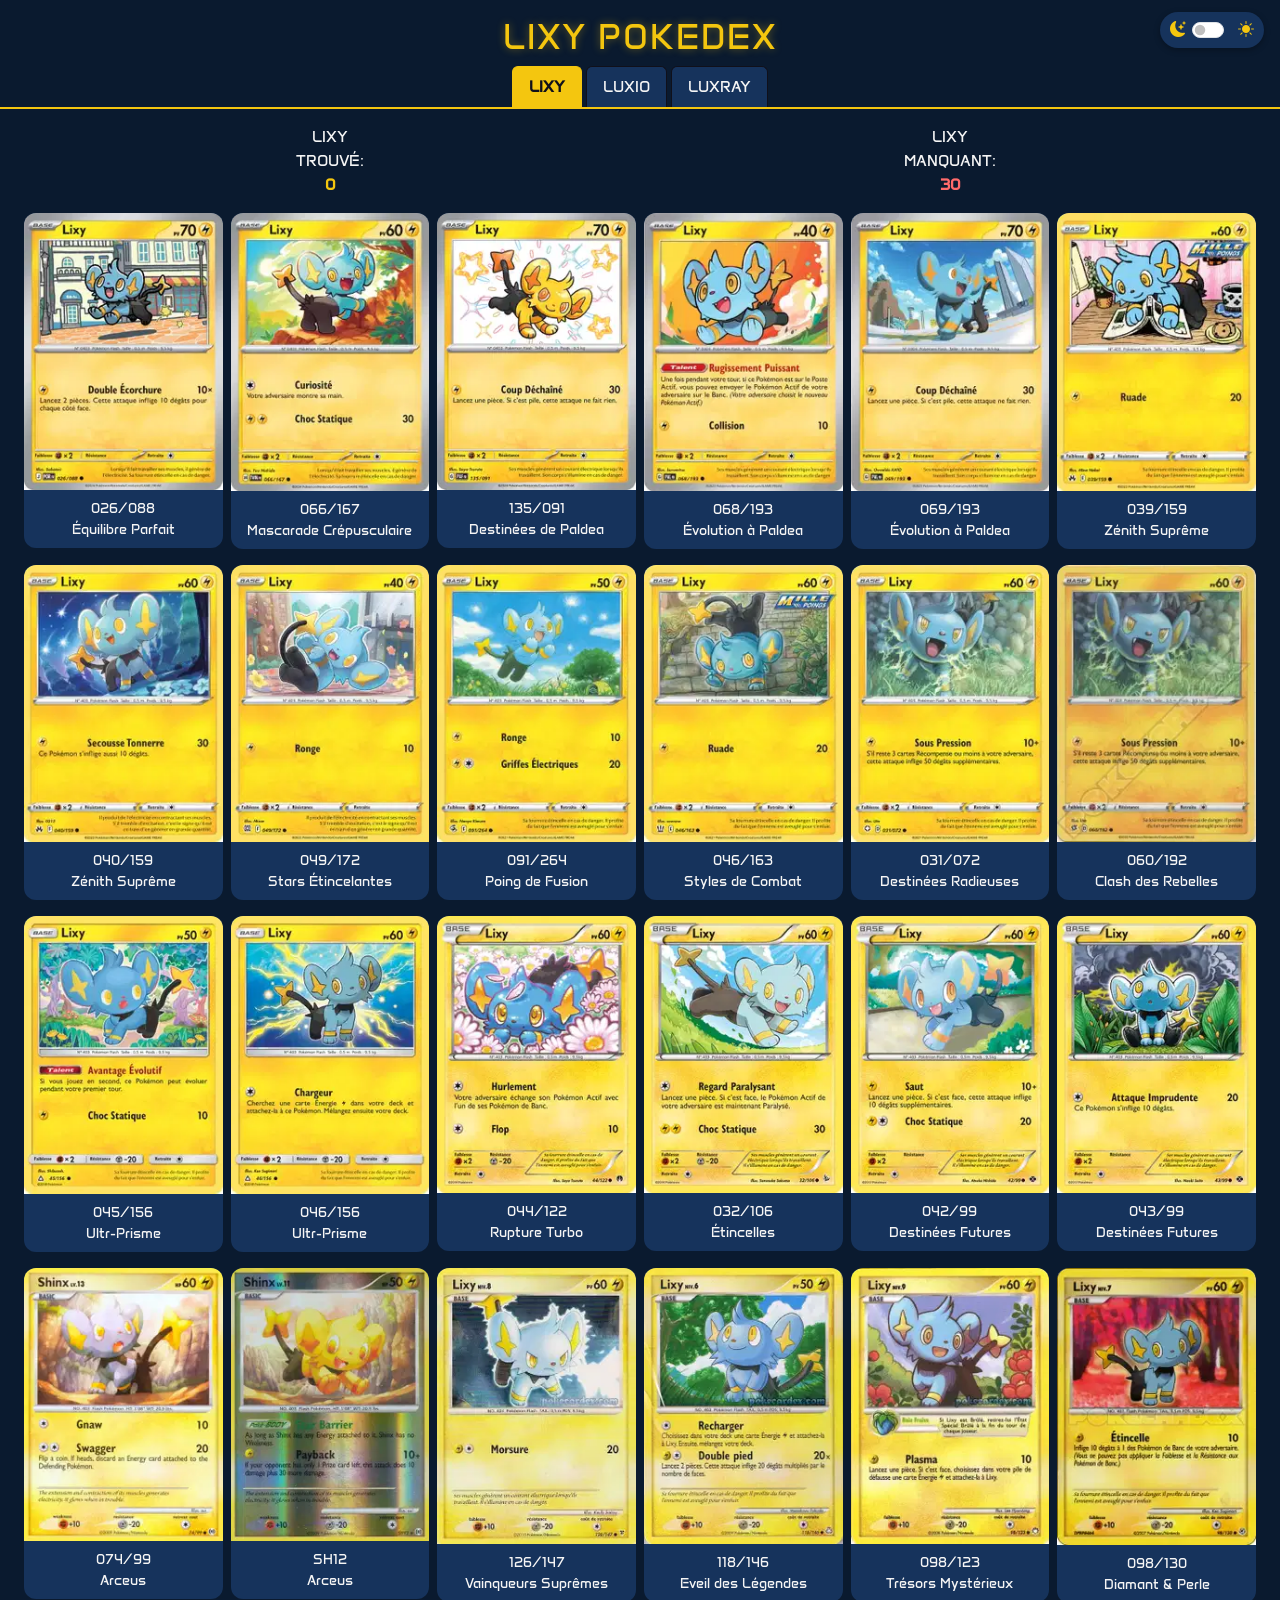
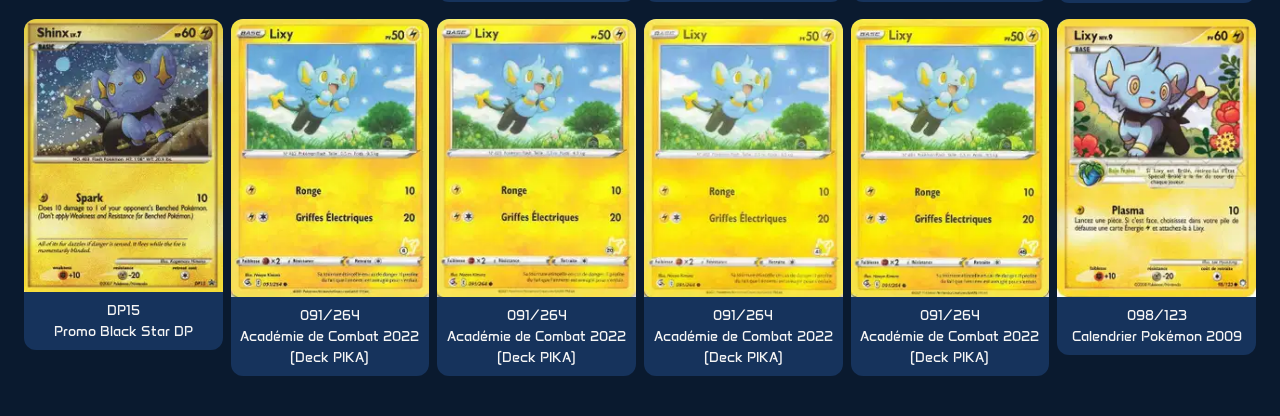
<file: index.html>
<!DOCTYPE html>
<html lang="fr">
<head>
    <meta charset="UTF-8">
    <meta name="viewport" content="width=device-width, initial-scale=1.0">
    <meta name="author" content="Binand-Leprand Justin" />
    <link
      href="https://cdn.jsdelivr.net/npm/bootstrap@5.3.3/dist/css/bootstrap.min.css"
      rel="stylesheet"
      crossorigin="anonymous"
    />
    <link
      rel="stylesheet"
      href="https://cdn.jsdelivr.net/npm/bootstrap-icons@1.11.3/font/bootstrap-icons.min.css"
    />
     <link rel="preconnect" href="https://fonts.googleapis.com">
    <link rel="preconnect" href="https://fonts.gstatic.com" crossorigin>
    <link href="https://fonts.googleapis.com/css2?family=Anta&display=swap" rel="stylesheet">
    <link rel="stylesheet" href="css/style.css" />
    <link rel="icon" type="image/x-icon" href="img/rapide ball.ico" />
    <link rel="apple-touch-icon" href="img/rapide ball.ico" />
    <link rel="manifest" href="manifest.json" />
    <title>Luxray/Luxio/Lixy</title>
    <script src="script/main.js" defer></script>
</head>
<body>
    <div class="theme-toggle">
      <i class="bi bi-moon-stars-fill"></i>
      <div class="form-check form-switch mb-0">
        <input class="form-check-input" type="checkbox" role="switch" id="theme-switch">
      </div>
      <i class="bi bi-sun-fill"></i>
    </div>
    <header class="container text-center">
      <div class="row g-0">
        <div class="col-12">
          <h1><span class="title-part">LIXY</span> POKEDEX</h1>
        </div>
      </div>
    </header>
    <nav>
      <ul class="nav nav-tabs">
        <li class="nav-item">
          <a class="nav-link active" aria-current="page" href="index.html">LIXY</a>
        </li>
        <li class="nav-item">
          <a class="nav-link" href="Luxio.html">LUXIO</a>
        </li>
        <li class="nav-item">
          <a class="nav-link" href="luxray.html">LUXRAY</a>
        </li>
      </ul>
    </nav>
    <main class="container-fluid text-center m-0">
      <div class="row g-2 m-2">
        <div class="col-6">
          LIXY<br>TROUVÉ:<br><span id="card-counter-found">0</span>
        </div>
        <div class="col-6">
          LIXY<br>MANQUANT:<br><span id="card-counter-missing">0</span>
        </div>
      </div>
      <div class="row g-2 m-2">
        <div class="col-6 col-lg-2">
          <div class="card-select" data-id="card-1">
            <input type="checkbox" class="card-checkbox">
            <div class="card h-100 border-0">
              <img src="img/lixy2688.webp" class="card-img-top" alt="26/88">
              <div class="card-body p-2">
                <p class="card-text small mb-0"> 026/088 <br> Équilibre Parfait</p>
              </div>
            </div>
            <div class="card-overlay">
              <i class="bi bi-check-circle-fill"></i>
            </div>
          </div>
        </div>
        <div class="col-6 col-lg-2">
          <div class="card-select" data-id="card-2">
            <input type="checkbox" class="card-checkbox">
            <div class="card h-100 border-0">
              <img src="img/66.webp" class="card-img-top" alt="26/88">
              <div class="card-body p-2">
                <p class="card-text small mb-0"> 066/167 <br> Mascarade Crépusculaire</p>
              </div>
            </div>
            <div class="card-overlay">
              <i class="bi bi-check-circle-fill"></i>
            </div>
          </div>
        </div>
        <div class="col-6 col-lg-2">
          <div class="card-select" data-id="card-3">
            <input type="checkbox" class="card-checkbox">
            <div class="card h-100 border-0">
              <img src="img/135.webp" class="card-img-top" alt="26/88">
              <div class="card-body p-2">
                <p class="card-text small mb-0"> 135/091 <br> Destinées de Paldea</p>
              </div>
            </div>
            <div class="card-overlay">
              <i class="bi bi-check-circle-fill"></i>
            </div>
          </div>
        </div>
        <div class="col-6 col-lg-2">
          <div class="card-select" data-id="card-4">
            <input type="checkbox" class="card-checkbox">
            <div class="card h-100 border-0">
              <img src="img/68.webp" class="card-img-top" alt="26/88">
              <div class="card-body p-2">
                <p class="card-text small mb-0"> 068/193 <br> Évolution à Paldea</p>
              </div>
            </div>
            <div class="card-overlay">
              <i class="bi bi-check-circle-fill"></i>
            </div>
          </div>
        </div>
        <div class="col-6 col-lg-2">
          <div class="card-select" data-id="card-5">
            <input type="checkbox" class="card-checkbox">
            <div class="card h-100 border-0">
              <img src="img/69.webp" class="card-img-top" alt="26/88">
              <div class="card-body p-2">
                <p class="card-text small mb-0"> 069/193 <br> Évolution à Paldea</p>
              </div>
            </div>
            <div class="card-overlay">
              <i class="bi bi-check-circle-fill"></i>
            </div>
          </div>
        </div>
        <div class="col-6 col-lg-2">
          <div class="card-select" data-id="card-6">
            <input type="checkbox" class="card-checkbox">
            <div class="card h-100 border-0">
              <img src="img/39.webp" class="card-img-top" alt="26/88">
              <div class="card-body p-2">
                <p class="card-text small mb-0"> 039/159 <br> Zénith Suprême</p>
              </div>
            </div>
            <div class="card-overlay">
              <i class="bi bi-check-circle-fill"></i>
            </div>
          </div>
        </div>
      </div>
      <div class="row g-2 m-2">
        <div class="col-6 col-lg-2">
          <div class="card-select" data-id="card-7">
            <input type="checkbox" class="card-checkbox">
            <div class="card h-100 border-0">
              <img src="img/40.webp" class="card-img-top" alt="26/88">
              <div class="card-body p-2">
                <p class="card-text small mb-0"> 040/159 <br> Zénith Suprême</p>
              </div>
            </div>
            <div class="card-overlay">
              <i class="bi bi-check-circle-fill"></i>
            </div>
          </div>
        </div>
        <div class="col-6 col-lg-2">
          <div class="card-select" data-id="card-8">
            <input type="checkbox" class="card-checkbox">
            <div class="card h-100 border-0">
              <img src="img/49.webp" class="card-img-top" alt="26/88">
              <div class="card-body p-2">
                <p class="card-text small mb-0"> 049/172 <br> Stars Étincelantes</p>
              </div>
            </div>
            <div class="card-overlay">
              <i class="bi bi-check-circle-fill"></i>
            </div>
          </div>
        </div>
        <div class="col-6 col-lg-2">
          <div class="card-select" data-id="card-9">
            <input type="checkbox" class="card-checkbox">
            <div class="card h-100 border-0">
              <img src="img/91.webp" class="card-img-top" alt="26/88">
              <div class="card-body p-2">
                <p class="card-text small mb-0"> 091/264 <br> Poing de Fusion</p>
              </div>
            </div>
            <div class="card-overlay">
              <i class="bi bi-check-circle-fill"></i>
            </div>
          </div>
        </div>
        <div class="col-6 col-lg-2">
          <div class="card-select" data-id="card-10">
            <input type="checkbox" class="card-checkbox">
            <div class="card h-100 border-0">
              <img src="img/46.webp" class="card-img-top" alt="26/88">
              <div class="card-body p-2">
                <p class="card-text small mb-0"> 046/163 <br> Styles de Combat</p>
              </div>
            </div>
            <div class="card-overlay">
              <i class="bi bi-check-circle-fill"></i>
            </div>
          </div>
        </div>
        <div class="col-6 col-lg-2">
          <div class="card-select" data-id="card-11">
            <input type="checkbox" class="card-checkbox">
            <div class="card h-100 border-0">
              <img src="img/31.webp" class="card-img-top" alt="26/88">
              <div class="card-body p-2">
                <p class="card-text small mb-0"> 031/072 <br> Destinées Radieuses</p>
              </div>
            </div>
            <div class="card-overlay">
              <i class="bi bi-check-circle-fill"></i>
            </div>
          </div>
        </div>
        <div class="col-6 col-lg-2">
          <div class="card-select" data-id="card-12">
            <input type="checkbox" class="card-checkbox">
            <div class="card h-100 border-0">
              <img src="img/60.webp" class="card-img-top" alt="26/88">
              <div class="card-body p-2">
                <p class="card-text small mb-0"> 060/192 <br> Clash des Rebelles</p>
              </div>
            </div>
            <div class="card-overlay">
              <i class="bi bi-check-circle-fill"></i>
            </div>
          </div>
        </div>
      </div>
      <div class="row g-2 m-2">
        <div class="col-6 col-lg-2">
          <div class="card-select" data-id="card-13">
            <input type="checkbox" class="card-checkbox">
            <div class="card h-100 border-0">
              <img src="img/45.webp" class="card-img-top" alt="26/88">
              <div class="card-body p-2">
                <p class="card-text small mb-0"> 045/156 <br> Ultr-Prisme</p>
              </div>
            </div>
            <div class="card-overlay">
              <i class="bi bi-check-circle-fill"></i>
            </div>
          </div>
        </div>
        <div class="col-6 col-lg-2">
          <div class="card-select" data-id="card-14">
            <input type="checkbox" class="card-checkbox">
            <div class="card h-100 border-0">
              <img src="img/46 (1).webp" class="card-img-top" alt="26/88">
              <div class="card-body p-2">
                <p class="card-text small mb-0">046/156 <br> Ultr-Prisme</p>
              </div>
            </div>
            <div class="card-overlay">
              <i class="bi bi-check-circle-fill"></i>
            </div>
          </div>
        </div>
        <div class="col-6 col-lg-2">
          <div class="card-select" data-id="card-15">
            <input type="checkbox" class="card-checkbox">
            <div class="card h-100 border-0">
              <img src="img/44.webp" class="card-img-top" alt="26/88">
              <div class="card-body p-2">
                <p class="card-text small mb-0"> 044/122 <br> Rupture Turbo</p>
              </div>
            </div>
            <div class="card-overlay">
              <i class="bi bi-check-circle-fill"></i>
            </div>
          </div>
        </div>
        <div class="col-6 col-lg-2">
          <div class="card-select" data-id="card-16">
            <input type="checkbox" class="card-checkbox">
            <div class="card h-100 border-0">
              <img src="img/32.webp" class="card-img-top" alt="26/88">
              <div class="card-body p-2">
                <p class="card-text small mb-0"> 032/106 <br> Étincelles</p>
              </div>
            </div>
            <div class="card-overlay">
              <i class="bi bi-check-circle-fill"></i>
            </div>
          </div>
        </div>
        <div class="col-6 col-lg-2">
          <div class="card-select" data-id="card-17">
            <input type="checkbox" class="card-checkbox">
            <div class="card h-100 border-0">
              <img src="img/42.webp" class="card-img-top" alt="26/88">
              <div class="card-body p-2">
                <p class="card-text small mb-0"> 042/99 <br> Destinées Futures</p>
              </div>
            </div>
            <div class="card-overlay">
              <i class="bi bi-check-circle-fill"></i>
            </div>
          </div>
        </div>
        <div class="col-6 col-lg-2">
          <div class="card-select" data-id="card-18">
            <input type="checkbox" class="card-checkbox">
            <div class="card h-100 border-0">
              <img src="img/43.webp" class="card-img-top" alt="26/88">
              <div class="card-body p-2">
                <p class="card-text small mb-0"> 043/99 <br> Destinées Futures</p>
              </div>
            </div>
            <div class="card-overlay">
              <i class="bi bi-check-circle-fill"></i>
            </div>
          </div>
        </div>
      </div>
      <div class="row g-2 m-2">
        <div class="col-6 col-lg-2">
          <div class="card-select" data-id="card-19">
            <input type="checkbox" class="card-checkbox">
            <div class="card h-100 border-0">
              <img src="img/74.webp" class="card-img-top" alt="26/88">
              <div class="card-body p-2">
                <p class="card-text small mb-0"> 074/99 <br> Arceus</p>
              </div>
            </div>
            <div class="card-overlay">
              <i class="bi bi-check-circle-fill"></i>
            </div>
          </div>
        </div>
        <div class="col-6 col-lg-2">
          <div class="card-select" data-id="card-20">
            <input type="checkbox" class="card-checkbox">
            <div class="card h-100 border-0">
              <img src="img/111.webp" class="card-img-top" alt="26/88">
              <div class="card-body p-2">
                <p class="card-text small mb-0"> SH12 <br> Arceus</p>
              </div>
            </div>
            <div class="card-overlay">
              <i class="bi bi-check-circle-fill"></i>
            </div>
          </div>
        </div>
        <div class="col-6 col-lg-2">
          <div class="card-select" data-id="card-21">
            <input type="checkbox" class="card-checkbox">
            <div class="card h-100 border-0">
              <img src="img/126.webp" class="card-img-top" alt="26/88">
              <div class="card-body p-2">
                <p class="card-text small mb-0"> 126/147 <br> Vainqueurs Suprêmes</p>
              </div>
            </div>
            <div class="card-overlay">
              <i class="bi bi-check-circle-fill"></i>
            </div>
          </div>
        </div>
        <div class="col-6 col-lg-2">
          <div class="card-select" data-id="card-22">
            <input type="checkbox" class="card-checkbox">
            <div class="card h-100 border-0">
              <img src="img/118.webp" class="card-img-top" alt="26/88">
              <div class="card-body p-2">
                <p class="card-text small mb-0"> 118/146 <br> Eveil des Légendes</p>
              </div>
            </div>
            <div class="card-overlay">
              <i class="bi bi-check-circle-fill"></i>
            </div>
          </div>
        </div>
        <div class="col-6 col-lg-2">
          <div class="card-select" data-id="card-23">
            <input type="checkbox" class="card-checkbox">
            <div class="card h-100 border-0">
              <img src="img/98.webp" class="card-img-top" alt="26/88">
              <div class="card-body p-2">
                <p class="card-text small mb-0"> 098/123 <br> Trésors Mystérieux</p>
              </div>
            </div>
            <div class="card-overlay">
              <i class="bi bi-check-circle-fill"></i>
            </div>
          </div>
        </div>
        <div class="col-6 col-lg-2">
          <div class="card-select" data-id="card-24">
            <input type="checkbox" class="card-checkbox">
            <div class="card h-100 border-0">
              <img src="img/98 (1).webp" class="card-img-top" alt="26/88">
              <div class="card-body p-2">
                <p class="card-text small mb-0"> 098/130 <br> Diamant & Perle</p>
              </div>
            </div>
            <div class="card-overlay">
              <i class="bi bi-check-circle-fill"></i>
            </div>
          </div>
        </div>
      </div>
      <div class="row g-2 m-2">
        <div class="col-6 col-lg-2">
          <div class="card-select" data-id="card-25">
            <input type="checkbox" class="card-checkbox">
            <div class="card h-100 border-0">
              <img src="img/15.webp" class="card-img-top" alt="26/88">
              <div class="card-body p-2">
                <p class="card-text small mb-0"> DP15 <br> Promo Black Star DP</p>
              </div>
            </div>
            <div class="card-overlay">
              <i class="bi bi-check-circle-fill"></i>
            </div>
          </div>
        </div>
        <div class="col-6 col-lg-2">
          <div class="card-select" data-id="card-26">
            <input type="checkbox" class="card-checkbox">
            <div class="card h-100 border-0">
              <img src="img/6.webp" class="card-img-top" alt="26/88">
              <div class="card-body p-2">
                <p class="card-text small mb-0"> 091/264 <br> Académie de Combat 2022 (Deck PIKA)</p>
              </div>
            </div>
            <div class="card-overlay">
              <i class="bi bi-check-circle-fill"></i>
            </div>
          </div>
        </div>
        <div class="col-6 col-lg-2">
          <div class="card-select" data-id="card-27">
            <input type="checkbox" class="card-checkbox">
            <div class="card h-100 border-0">
              <img src="img/20.webp" class="card-img-top" alt="26/88">
              <div class="card-body p-2">
                <p class="card-text small mb-0">091/264 <br> Académie de Combat 2022 (Deck PIKA)</p>
              </div>
            </div>
            <div class="card-overlay">
              <i class="bi bi-check-circle-fill"></i>
            </div>
          </div>
        </div>
        <div class="col-6 col-lg-2">
          <div class="card-select" data-id="card-28">
            <input type="checkbox" class="card-checkbox">
            <div class="card h-100 border-0">
              <img src="img/41.webp" class="card-img-top" alt="26/88">
              <div class="card-body p-2">
                <p class="card-text small mb-0">091/264 <br> Académie de Combat 2022 (Deck PIKA)</p>
              </div>
            </div>
            <div class="card-overlay">
              <i class="bi bi-check-circle-fill"></i>
            </div>
          </div>
        </div>
        <div class="col-6 col-lg-2">
          <div class="card-select" data-id="card-29">
            <input type="checkbox" class="card-checkbox">
            <div class="card h-100 border-0">
              <img src="img/45 (1).webp" class="card-img-top" alt="26/88">
              <div class="card-body p-2">
                <p class="card-text small mb-0"> 091/264 <br> Académie de Combat 2022 (Deck PIKA)</p>
              </div>
            </div>
            <div class="card-overlay">
              <i class="bi bi-check-circle-fill"></i>
            </div>
          </div>
        </div>
        <div class="col-6 col-lg-2">
          <div class="card-select" data-id="card-30">
            <input type="checkbox" class="card-checkbox">
            <div class="card h-100 border-0">
              <img src="img/1.webp" class="card-img-top" alt="26/88">
              <div class="card-body p-2">
                <p class="card-text small mb-0"> 098/123 <br> Calendrier Pokémon 2009</p>
              </div>
            </div>
            <div class="card-overlay">
              <i class="bi bi-check-circle-fill"></i>
            </div>
          </div>
        </div>
      </div>
    </main>
    <footer>

    </footer>
</body>
</html>
</file>
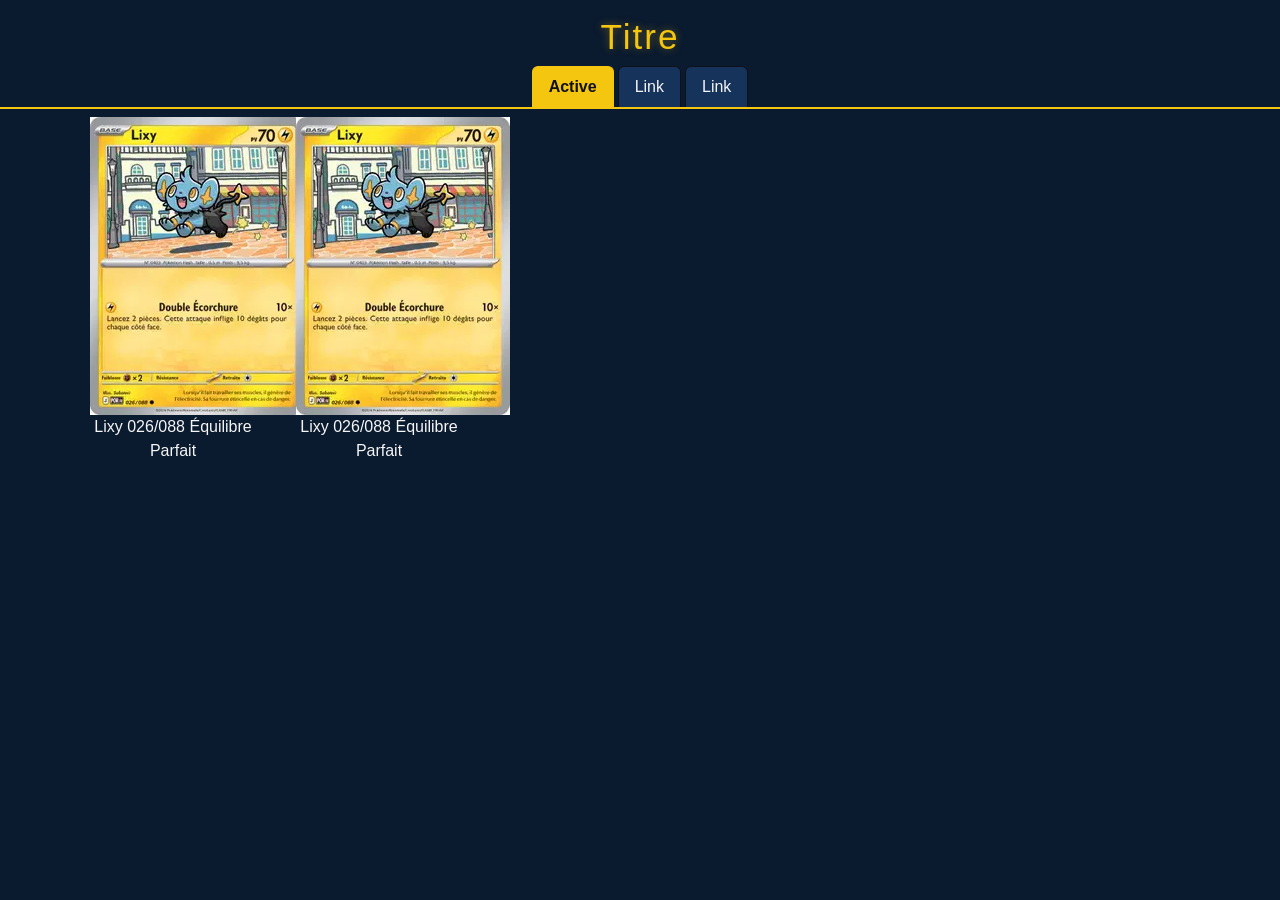
<file: lixy.html>
<!DOCTYPE html>
<html lang="fr">
<head>
    <meta charset="UTF-8">
    <meta name="viewport" content="width=device-width, initial-scale=1.0">
    <meta name="author" content="Binand-Leprand Justin" />
    <link
      href="https://cdn.jsdelivr.net/npm/bootstrap@5.3.3/dist/css/bootstrap.min.css"
      rel="stylesheet"
      crossorigin="anonymous"
    />
    <link
      rel="stylesheet"
      href="https://cdn.jsdelivr.net/npm/bootstrap-icons@1.11.3/font/bootstrap-icons.min.css"
    />
    <link rel="stylesheet" href="css/style.css" />
    <link rel="icon" type="image/x-icon" href="img/rapide ball.ico" />
    <link rel="apple-touch-icon" href="img/rapide ball.ico" />
    <link rel="manifest" href="manifest.json" />
    <title>Luxray/Luxio/Lixy</title>
    <script src="script/main.js"></script>
</head>
<body>
    <header class="container text-center">
      <div class="row g-0">
        <div class="col-12">
          <h1>Titre</h1>
        </div>
      </div>
    </header>
    <nav>
      <ul class="nav nav-tabs">
        <li class="nav-item">
          <a class="nav-link active" aria-current="page" href="#">Active</a>
        </li>
        <li class="nav-item">
          <a class="nav-link" href="#">Link</a>
        </li>
        <li class="nav-item">
          <a class="nav-link" href="#">Link</a>
        </li>
      </ul>
    </nav>
    <main class="container text-center">
      <div class="row">
        <div class="col-5 col-lg-2 m-2">
          <img src="img/lixy2688.webp" alt="26/88">
          Lixy 026/088 Équilibre Parfait
        </div>
        <div class="col-5 col-lg-2 m-2">
          <img src="img/lixy2688.webp" alt="26/88">
          Lixy 026/088 Équilibre Parfait
        </div>
      </div>

    </main>
    <footer>

    </footer>
</body>
</html>
</file>
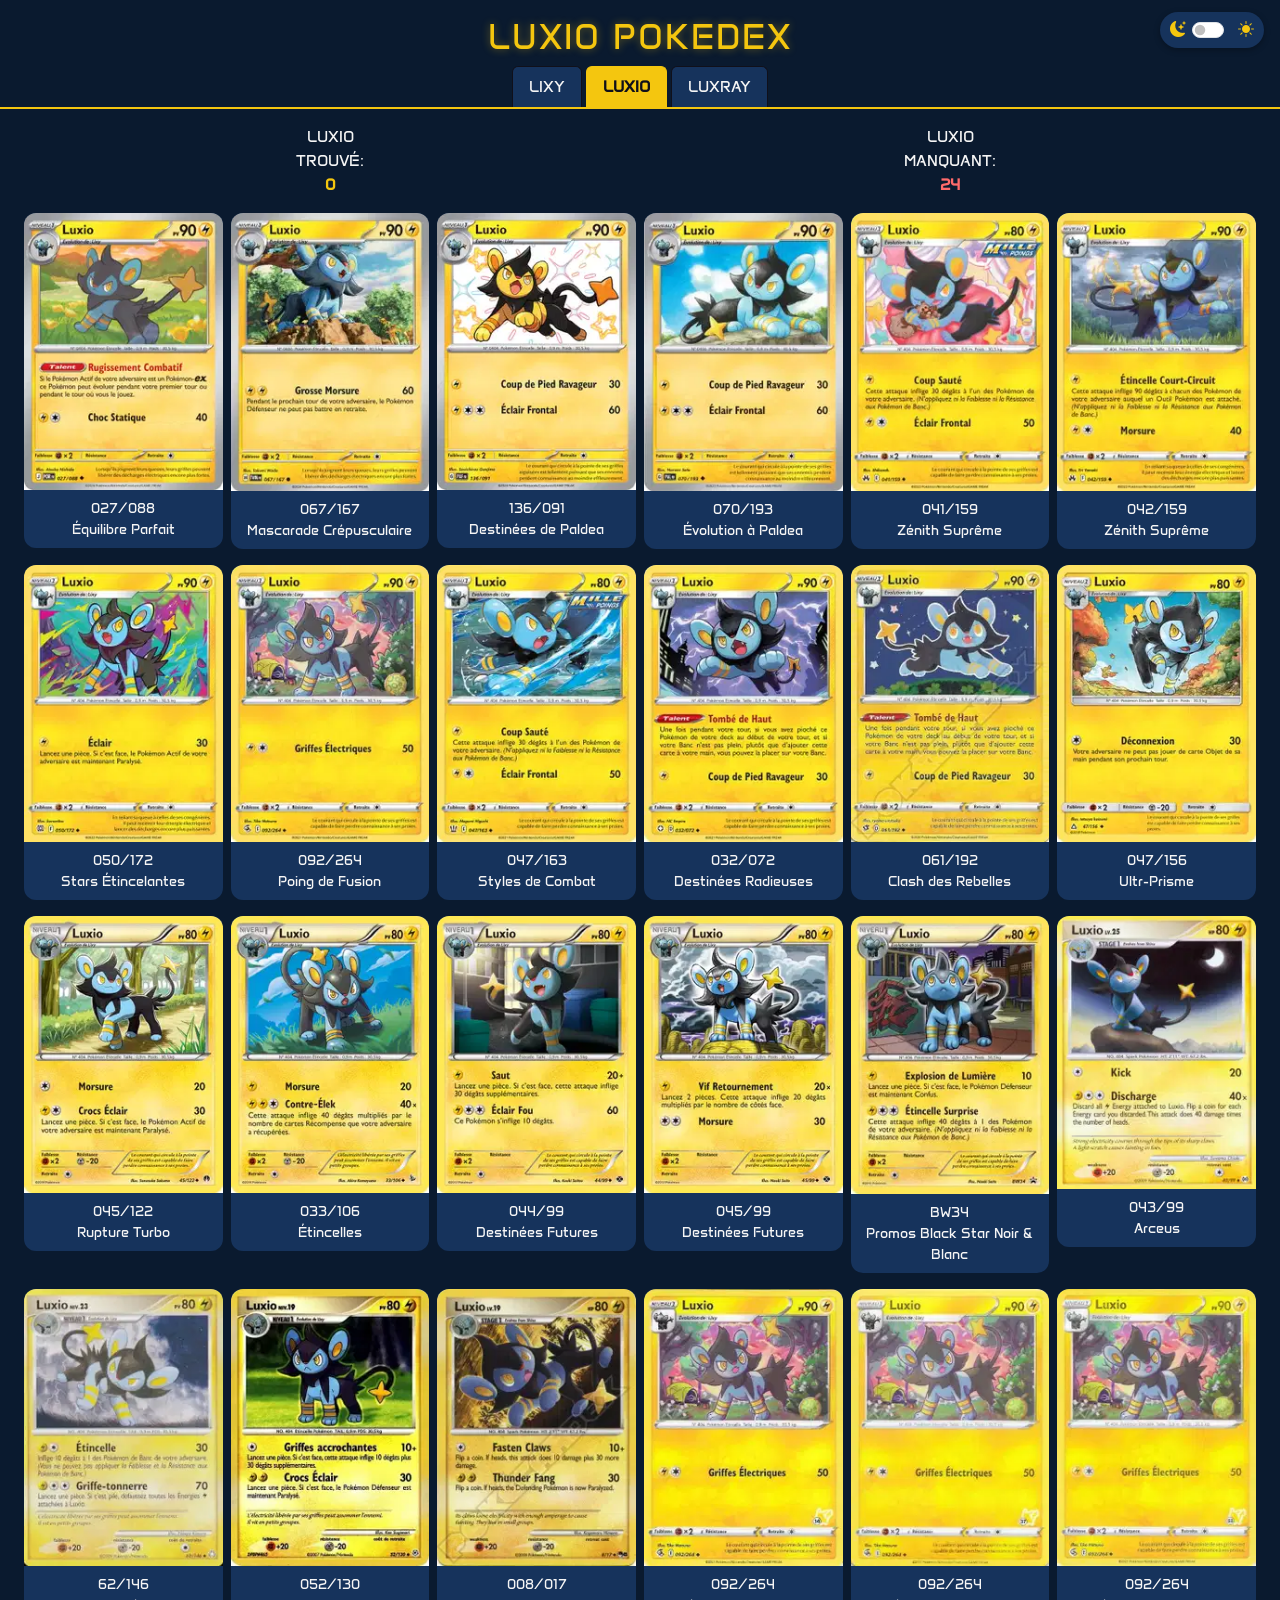
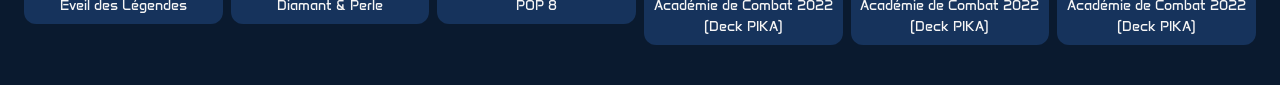
<file: Luxio.html>
<!DOCTYPE html>
<html lang="fr">
<head>
    <meta charset="UTF-8">
    <meta name="viewport" content="width=device-width, initial-scale=1.0">
    <meta name="author" content="Binand-Leprand Justin" />
    <link
      href="https://cdn.jsdelivr.net/npm/bootstrap@5.3.3/dist/css/bootstrap.min.css"
      rel="stylesheet"
      crossorigin="anonymous"
    />
    <link
      rel="stylesheet"
      href="https://cdn.jsdelivr.net/npm/bootstrap-icons@1.11.3/font/bootstrap-icons.min.css"
    />
    <link rel="preconnect" href="https://fonts.googleapis.com">
    <link rel="preconnect" href="https://fonts.gstatic.com" crossorigin>
    <link href="https://fonts.googleapis.com/css2?family=Anta&display=swap" rel="stylesheet">
    <link rel="stylesheet" href="css/style.css" />
    <link rel="icon" type="image/x-icon" href="img/rapide ball.ico" />
    <link rel="apple-touch-icon" href="img/rapide ball.ico" />
    <link rel="manifest" href="manifest.json" />
    <title>Luxray/Luxio/Lixy</title>
    <script src="script/main.js" defer></script>
</head>
<body>
     <div class="theme-toggle">
      <i class="bi bi-moon-stars-fill"></i>
      <div class="form-check form-switch mb-0">
        <input class="form-check-input" type="checkbox" role="switch" id="theme-switch">
      </div>
      <i class="bi bi-sun-fill"></i>
    </div>
    <header class="container text-center">
      <div class="row g-0">
        <div class="col-12">
          <h1><span class="title-part">LUXIO</span> POKEDEX</h1>
        </div>
      </div>
    </header>
    <nav>
      <ul class="nav nav-tabs">
        <li class="nav-item">
          <a class="nav-link" href="index.html">LIXY</a>
        </li>
        <li class="nav-item">
          <a class="nav-link active" aria-current="page" href="Luxio.html">LUXIO</a>
        </li>
        <li class="nav-item">
          <a class="nav-link" href="luxray.html">LUXRAY</a>
        </li>
      </ul>
    </nav>
    <main class="container-fluid text-center m-0">
      <div class="row g-2 m-2">
        <div class="col-6">
          LUXIO<br>TROUVÉ:<br><span id="card-counter-found">0</span>
        </div>
        <div class="col-6">
          LUXIO<br>MANQUANT:<br><span id="card-counter-missing">0</span>
        </div>
      </div>
      <div class="row g-2 m-2">
        <div class="col-6 col-lg-2">
          <div class="card-select" data-id="card-1">
            <input type="checkbox" class="card-checkbox">
            <div class="card h-100 border-0">
              <img src="img/27x.webp" class="card-img-top" alt="26/88">
              <div class="card-body p-2">
                <p class="card-text small mb-0"> 027/088 <br> Équilibre Parfait</p>
              </div>
            </div>
            <div class="card-overlay">
              <i class="bi bi-check-circle-fill"></i>
            </div>
          </div>
        </div>
        <div class="col-6 col-lg-2">
          <div class="card-select" data-id="card-2">
            <input type="checkbox" class="card-checkbox">
            <div class="card h-100 border-0">
              <img src="img/67x.webp" class="card-img-top" alt="26/88">
              <div class="card-body p-2">
                <p class="card-text small mb-0"> 067/167 <br> Mascarade Crépusculaire</p>
              </div>
            </div>
            <div class="card-overlay">
              <i class="bi bi-check-circle-fill"></i>
            </div>
          </div>
        </div>
        <div class="col-6 col-lg-2">
          <div class="card-select" data-id="card-3">
            <input type="checkbox" class="card-checkbox">
            <div class="card h-100 border-0">
              <img src="img/136x.webp" class="card-img-top" alt="26/88">
              <div class="card-body p-2">
                <p class="card-text small mb-0"> 136/091 <br> Destinées de Paldea</p>
              </div>
            </div>
            <div class="card-overlay">
              <i class="bi bi-check-circle-fill"></i>
            </div>
          </div>
        </div>
        <div class="col-6 col-lg-2">
          <div class="card-select" data-id="card-4">
            <input type="checkbox" class="card-checkbox">
            <div class="card h-100 border-0">
              <img src="img/70x.webp" class="card-img-top" alt="26/88">
              <div class="card-body p-2">
                <p class="card-text small mb-0"> 070/193 <br> Évolution à Paldea</p>
              </div>
            </div>
            <div class="card-overlay">
              <i class="bi bi-check-circle-fill"></i>
            </div>
          </div>
        </div>
        <div class="col-6 col-lg-2">
          <div class="card-select" data-id="card-5">
            <input type="checkbox" class="card-checkbox">
            <div class="card h-100 border-0">
              <img src="img/41x.webp" class="card-img-top" alt="26/88">
              <div class="card-body p-2">
                <p class="card-text small mb-0"> 041/159 <br> Zénith Suprême</p>
              </div>
            </div>
            <div class="card-overlay">
              <i class="bi bi-check-circle-fill"></i>
            </div>
          </div>
        </div>
        <div class="col-6 col-lg-2">
          <div class="card-select" data-id="card-6">
            <input type="checkbox" class="card-checkbox">
            <div class="card h-100 border-0">
              <img src="img/42x.webp" class="card-img-top" alt="26/88">
              <div class="card-body p-2">
                <p class="card-text small mb-0"> 042/159 <br> Zénith Suprême</p>
              </div>
            </div>
            <div class="card-overlay">
              <i class="bi bi-check-circle-fill"></i>
            </div>
          </div>
        </div>
      </div>
      <div class="row g-2 m-2">
        <div class="col-6 col-lg-2">
          <div class="card-select" data-id="card-7">
            <input type="checkbox" class="card-checkbox">
            <div class="card h-100 border-0">
              <img src="img/50x.webp" class="card-img-top" alt="26/88">
              <div class="card-body p-2">
                <p class="card-text small mb-0"> 050/172 <br> Stars Étincelantes</p>
              </div>
            </div>
            <div class="card-overlay">
              <i class="bi bi-check-circle-fill"></i>
            </div>
          </div>
        </div>
        <div class="col-6 col-lg-2">
          <div class="card-select" data-id="card-8">
            <input type="checkbox" class="card-checkbox">
            <div class="card h-100 border-0">
              <img src="img/92x.webp" class="card-img-top" alt="26/88">
              <div class="card-body p-2">
                <p class="card-text small mb-0"> 092/264 <br> Poing de Fusion</p>
              </div>
            </div>
            <div class="card-overlay">
              <i class="bi bi-check-circle-fill"></i>
            </div>
          </div>
        </div>
        <div class="col-6 col-lg-2">
          <div class="card-select" data-id="card-9">
            <input type="checkbox" class="card-checkbox">
            <div class="card h-100 border-0">
              <img src="img/47x.webp" class="card-img-top" alt="26/88">
              <div class="card-body p-2">
                <p class="card-text small mb-0"> 047/163 <br> Styles de Combat</p>
              </div>
            </div>
            <div class="card-overlay">
              <i class="bi bi-check-circle-fill"></i>
            </div>
          </div>
        </div>
        <div class="col-6 col-lg-2">
          <div class="card-select" data-id="card-10">
            <input type="checkbox" class="card-checkbox">
            <div class="card h-100 border-0">
              <img src="img/32x.webp" class="card-img-top" alt="26/88">
              <div class="card-body p-2">
                <p class="card-text small mb-0"> 032/072 <br> Destinées Radieuses</p>
              </div>
            </div>
            <div class="card-overlay">
              <i class="bi bi-check-circle-fill"></i>
            </div>
          </div>
        </div>
        <div class="col-6 col-lg-2">
          <div class="card-select" data-id="card-11">
            <input type="checkbox" class="card-checkbox">
            <div class="card h-100 border-0">
              <img src="img/61x.webp" class="card-img-top" alt="26/88">
              <div class="card-body p-2">
                <p class="card-text small mb-0"> 061/192 <br> Clash des Rebelles</p>
              </div>
            </div>
            <div class="card-overlay">
              <i class="bi bi-check-circle-fill"></i>
            </div>
          </div>
        </div>
        <div class="col-6 col-lg-2">
          <div class="card-select" data-id="card-12">
            <input type="checkbox" class="card-checkbox">
            <div class="card h-100 border-0">
              <img src="img/47xi.webp" class="card-img-top" alt="26/88">
              <div class="card-body p-2">
                <p class="card-text small mb-0"> 047/156 <br> Ultr-Prisme</p>
              </div>
            </div>
            <div class="card-overlay">
              <i class="bi bi-check-circle-fill"></i>
            </div>
          </div>
        </div>
      </div>
      <div class="row g-2 m-2">
        <div class="col-6 col-lg-2">
          <div class="card-select" data-id="card-13">
            <input type="checkbox" class="card-checkbox">
            <div class="card h-100 border-0">
              <img src="img/45x.webp" class="card-img-top" alt="26/88">
              <div class="card-body p-2">
                <p class="card-text small mb-0"> 045/122 <br> Rupture Turbo</p>
              </div>
            </div>
            <div class="card-overlay">
              <i class="bi bi-check-circle-fill"></i>
            </div>
          </div>
        </div>
        <div class="col-6 col-lg-2">
          <div class="card-select" data-id="card-14">
            <input type="checkbox" class="card-checkbox">
            <div class="card h-100 border-0">
              <img src="img/33x.webp" class="card-img-top" alt="26/88">
              <div class="card-body p-2">
                <p class="card-text small mb-0"> 033/106 <br> Étincelles</p>
              </div>
            </div>
            <div class="card-overlay">
              <i class="bi bi-check-circle-fill"></i>
            </div>
          </div>
        </div>
        <div class="col-6 col-lg-2">
          <div class="card-select" data-id="card-15">
            <input type="checkbox" class="card-checkbox">
            <div class="card h-100 border-0">
              <img src="img/44x.webp" class="card-img-top" alt="26/88">
              <div class="card-body p-2">
                <p class="card-text small mb-0"> 044/99 <br> Destinées Futures</p>
              </div>
            </div>
            <div class="card-overlay">
              <i class="bi bi-check-circle-fill"></i>
            </div>
          </div>
        </div>
        <div class="col-6 col-lg-2">
          <div class="card-select" data-id="card-16">
            <input type="checkbox" class="card-checkbox">
            <div class="card h-100 border-0">
              <img src="img/45xi.webp" class="card-img-top" alt="26/88">
              <div class="card-body p-2">
                <p class="card-text small mb-0"> 045/99 <br> Destinées Futures</p>
              </div>
            </div>
            <div class="card-overlay">
              <i class="bi bi-check-circle-fill"></i>
            </div>
          </div>
        </div>
        <div class="col-6 col-lg-2">
          <div class="card-select" data-id="card-17">
            <input type="checkbox" class="card-checkbox">
            <div class="card h-100 border-0">
              <img src="img/BW34.webp" class="card-img-top" alt="26/88">
              <div class="card-body p-2">
                <p class="card-text small mb-0"> BW34 <br> Promos Black Star Noir & Blanc</p>
              </div>
            </div>
            <div class="card-overlay">
              <i class="bi bi-check-circle-fill"></i>
            </div>
          </div>
        </div>
        <div class="col-6 col-lg-2">
          <div class="card-select" data-id="card-18">
            <input type="checkbox" class="card-checkbox">
            <div class="card h-100 border-0">
              <img src="img/43x.webp" class="card-img-top" alt="26/88">
              <div class="card-body p-2">
                <p class="card-text small mb-0"> 043/99 <br> Arceus</p>
              </div>
            </div>
            <div class="card-overlay">
              <i class="bi bi-check-circle-fill"></i>
            </div>
          </div>
        </div>
      </div>
      <div class="row g-2 m-2">
        <div class="col-6 col-lg-2">
          <div class="card-select" data-id="card-19">
            <input type="checkbox" class="card-checkbox">
            <div class="card h-100 border-0">
              <img src="img/62x.webp" class="card-img-top" alt="26/88">
              <div class="card-body p-2">
                <p class="card-text small mb-0"> 62/146 <br> Eveil des Légendes</p>
              </div>
            </div>
            <div class="card-overlay">
              <i class="bi bi-check-circle-fill"></i>
            </div>
          </div>
        </div>
        <div class="col-6 col-lg-2">
          <div class="card-select" data-id="card-20">
            <input type="checkbox" class="card-checkbox">
            <div class="card h-100 border-0">
              <img src="img/52x.webp" class="card-img-top" alt="26/88">
              <div class="card-body p-2">
                <p class="card-text small mb-0"> 052/130 <br> Diamant & Perle</p>
              </div>
            </div>
            <div class="card-overlay">
              <i class="bi bi-check-circle-fill"></i>
            </div>
          </div>
        </div>
        <div class="col-6 col-lg-2">
          <div class="card-select" data-id="card-21">
            <input type="checkbox" class="card-checkbox">
            <div class="card h-100 border-0">
              <img src="img/8x.webp" class="card-img-top" alt="26/88">
              <div class="card-body p-2">
                <p class="card-text small mb-0"> 008/017 <br> POP 8</p>
              </div>
            </div>
            <div class="card-overlay">
              <i class="bi bi-check-circle-fill"></i>
            </div>
          </div>
        </div>
        <div class="col-6 col-lg-2">
          <div class="card-select" data-id="card-22">
            <input type="checkbox" class="card-checkbox">
            <div class="card h-100 border-0">
              <img src="img/14x.webp" class="card-img-top" alt="26/88">
              <div class="card-body p-2">
                <p class="card-text small mb-0"> 092/264 <br> Académie de Combat 2022 (Deck PIKA)</p>
              </div>
            </div>
            <div class="card-overlay">
              <i class="bi bi-check-circle-fill"></i>
            </div>
          </div>
        </div>
        <div class="col-6 col-lg-2">
          <div class="card-select" data-id="card-23">
            <input type="checkbox" class="card-checkbox">
            <div class="card h-100 border-0">
              <img src="img/37x.webp" class="card-img-top" alt="26/88">
              <div class="card-body p-2">
                <p class="card-text small mb-0"> 092/264 <br> Académie de Combat 2022 (Deck PIKA)</p>
              </div>
            </div>
            <div class="card-overlay">
              <i class="bi bi-check-circle-fill"></i>
            </div>
          </div>
        </div>
        <div class="col-6 col-lg-2">
          <div class="card-select" data-id="card-24">
            <input type="checkbox" class="card-checkbox">
            <div class="card h-100 border-0">
              <img src="img/53x.webp" class="card-img-top" alt="26/88">
              <div class="card-body p-2">
                <p class="card-text small mb-0"> 092/264 <br> Académie de Combat 2022 (Deck PIKA)</p>
              </div>
            </div>
            <div class="card-overlay">
              <i class="bi bi-check-circle-fill"></i>
            </div>
          </div>
        </div>
      </div>
    </main>
    <footer>

    </footer>
</body>
</html>
</file>
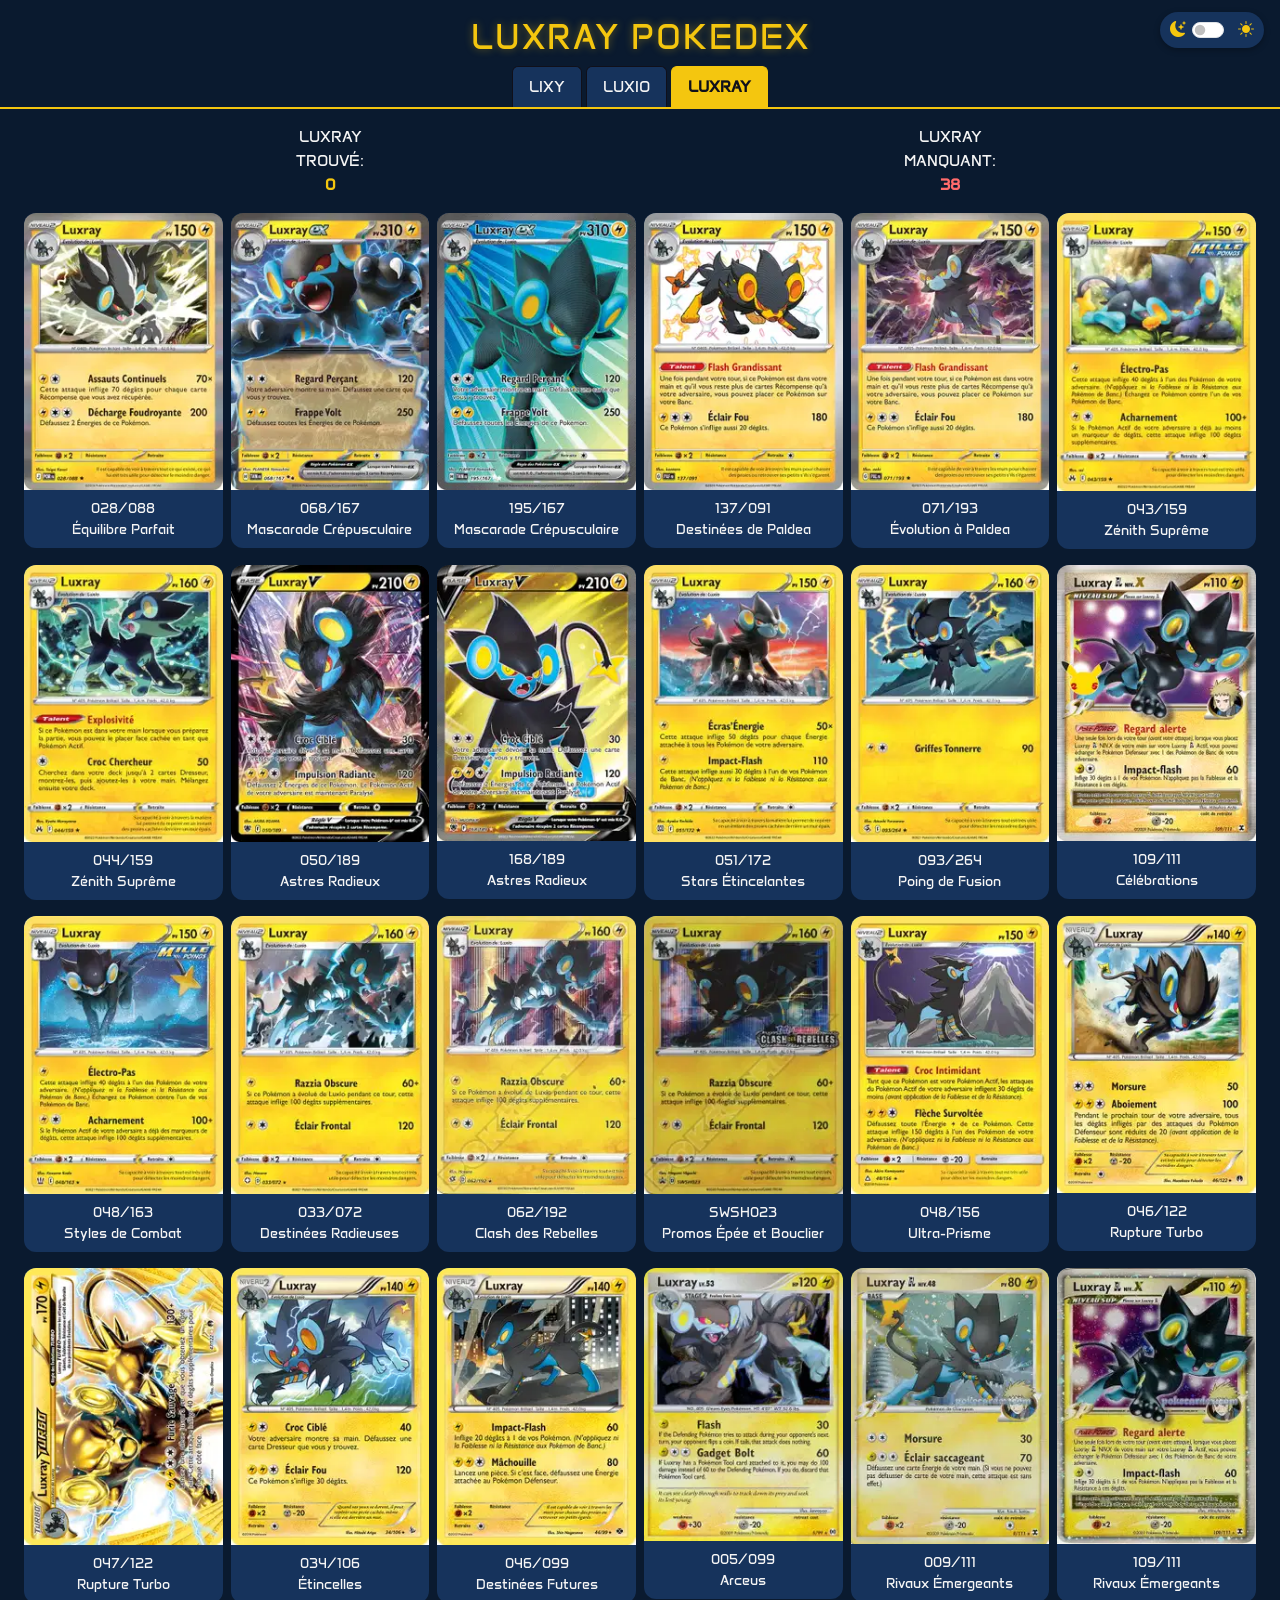
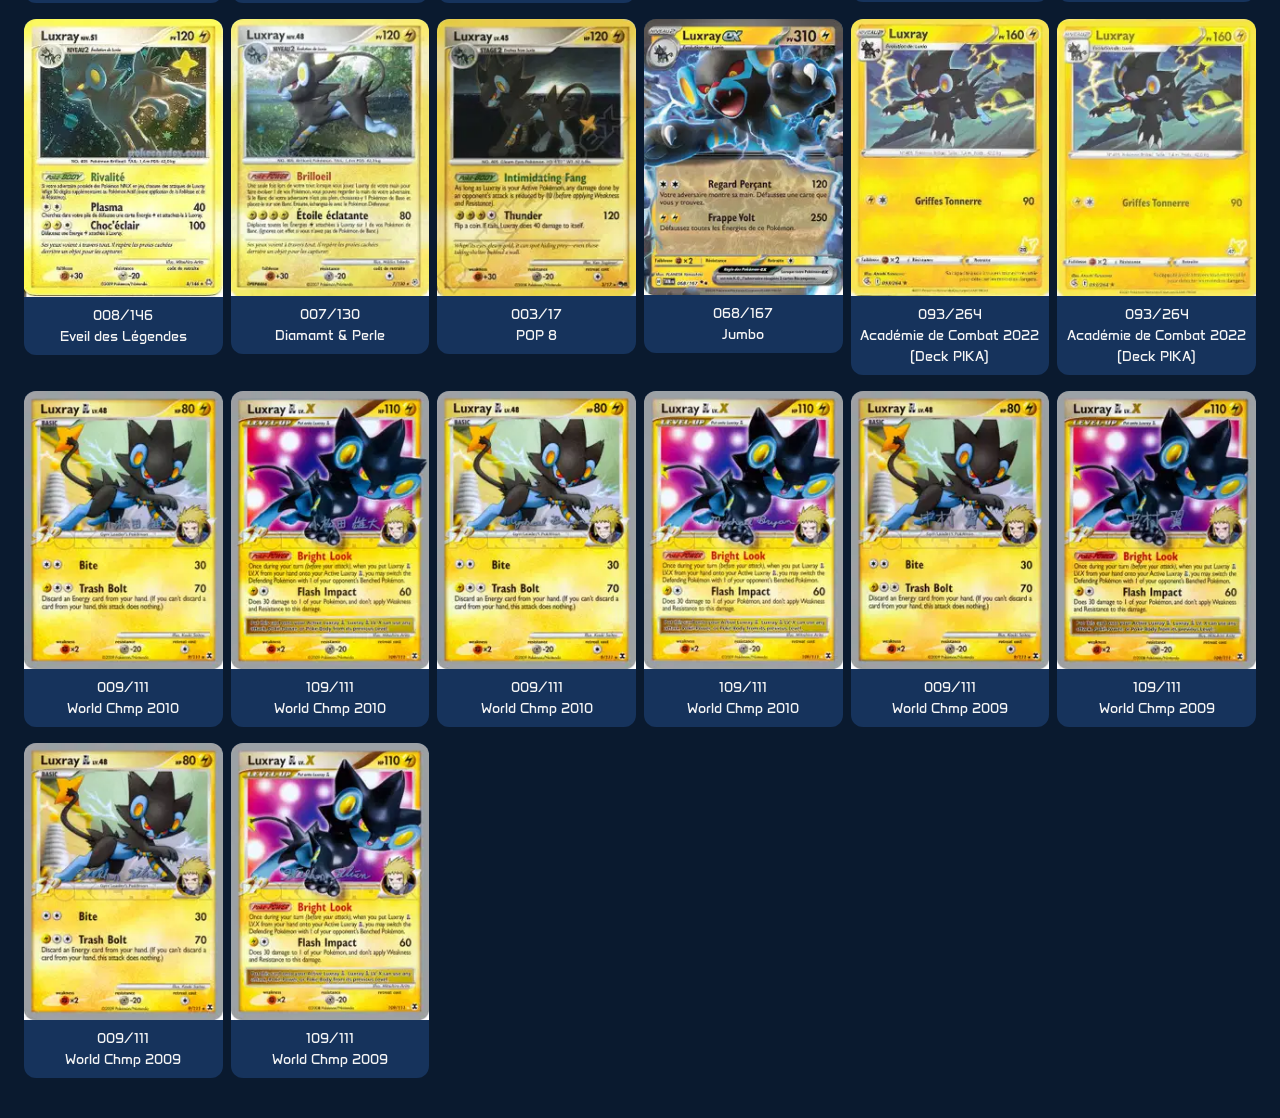
<file: luxray.html>
<!DOCTYPE html>
<html lang="fr">
<head>
    <meta charset="UTF-8">
    <meta name="viewport" content="width=device-width, initial-scale=1.0">
    <meta name="author" content="Binand-Leprand Justin" />
    <link
      href="https://cdn.jsdelivr.net/npm/bootstrap@5.3.3/dist/css/bootstrap.min.css"
      rel="stylesheet"
      crossorigin="anonymous"
    />
    <link
      rel="stylesheet"
      href="https://cdn.jsdelivr.net/npm/bootstrap-icons@1.11.3/font/bootstrap-icons.min.css"
    />
    <link rel="preconnect" href="https://fonts.googleapis.com">
    <link rel="preconnect" href="https://fonts.gstatic.com" crossorigin>
    <link href="https://fonts.googleapis.com/css2?family=Anta&display=swap" rel="stylesheet">
    <link rel="stylesheet" href="css/style.css" />
    <link rel="icon" type="image/x-icon" href="img/rapide ball.ico" />
    <link rel="apple-touch-icon" href="img/rapide ball.ico" />
    <link rel="manifest" href="manifest.json" />
    <title>Luxray/Luxio/Lixy</title>
    <script src="script/main.js" defer></script>
</head>
<body>
     <div class="theme-toggle">
      <i class="bi bi-moon-stars-fill"></i>
      <div class="form-check form-switch mb-0">
        <input class="form-check-input" type="checkbox" role="switch" id="theme-switch">
      </div>
      <i class="bi bi-sun-fill"></i>
    </div>
    <header class="container text-center">
      <div class="row g-0">
        <div class="col-12">
          <h1><span class="title-part">LUXRAY</span> POKEDEX</h1>
        </div>
      </div>
    </header>
    <nav>
      <ul class="nav nav-tabs">
        <li class="nav-item">
          <a class="nav-link" href="index.html">LIXY</a>
        </li>
        <li class="nav-item">
          <a class="nav-link" href="Luxio.html">LUXIO</a>
        </li>
        <li class="nav-item">
          <a class="nav-link active" aria-current="page" href="luxray.html">LUXRAY</a>
        </li>
      </ul>
    </nav>
    <main class="container-fluid text-center m-0">
      <div class="row g-2 m-2">
        <div class="col-6">
          LUXRAY<br>TROUVÉ:<br><span id="card-counter-found">0</span>
        </div>
        <div class="col-6">
          LUXRAY<br>MANQUANT:<br><span id="card-counter-missing">0</span>
        </div>
      </div>
      <div class="row g-2 m-2">
        <div class="col-6 col-lg-2">
          <div class="card-select" data-id="card-1">
            <input type="checkbox" class="card-checkbox">
            <div class="card h-100 border-0">
              <img src="img/28r.webp" class="card-img-top" alt="26/88">
              <div class="card-body p-2">
                <p class="card-text small mb-0"> 028/088 <br> Équilibre Parfait</p>
              </div>
            </div>
            <div class="card-overlay">
              <i class="bi bi-check-circle-fill"></i>
            </div>
          </div>
        </div>
        <div class="col-6 col-lg-2">
          <div class="card-select" data-id="card-2">
            <input type="checkbox" class="card-checkbox">
            <div class="card h-100 border-0">
              <img src="img/68r.webp" class="card-img-top" alt="26/88">
              <div class="card-body p-2">
                <p class="card-text small mb-0"> 068/167 <br> Mascarade Crépusculaire</p>
              </div>
            </div>
            <div class="card-overlay">
              <i class="bi bi-check-circle-fill"></i>
            </div>
          </div>
        </div>
        <div class="col-6 col-lg-2">
          <div class="card-select" data-id="card-3">
            <input type="checkbox" class="card-checkbox">
            <div class="card h-100 border-0">
              <img src="img/195r.webp" class="card-img-top" alt="26/88">
              <div class="card-body p-2">
                <p class="card-text small mb-0"> 195/167 <br> Mascarade Crépusculaire</p>
              </div>
            </div>
            <div class="card-overlay">
              <i class="bi bi-check-circle-fill"></i>
            </div>
          </div>
        </div>
        <div class="col-6 col-lg-2">
          <div class="card-select" data-id="card-4">
            <input type="checkbox" class="card-checkbox">
            <div class="card h-100 border-0">
              <img src="img/137r.webp" class="card-img-top" alt="26/88">
              <div class="card-body p-2">
                <p class="card-text small mb-0"> 137/091 <br> Destinées de Paldea</p>
              </div>
            </div>
            <div class="card-overlay">
              <i class="bi bi-check-circle-fill"></i>
            </div>
          </div>
        </div>
        <div class="col-6 col-lg-2">
          <div class="card-select" data-id="card-5">
            <input type="checkbox" class="card-checkbox">
            <div class="card h-100 border-0">
              <img src="img/71r.webp" class="card-img-top" alt="26/88">
              <div class="card-body p-2">
                <p class="card-text small mb-0"> 071/193 <br> Évolution à Paldea</p>
              </div>
            </div>
            <div class="card-overlay">
              <i class="bi bi-check-circle-fill"></i>
            </div>
          </div>
        </div>
        <div class="col-6 col-lg-2">
          <div class="card-select" data-id="card-6">
            <input type="checkbox" class="card-checkbox">
            <div class="card h-100 border-0">
              <img src="img/43r.webp" class="card-img-top" alt="26/88">
              <div class="card-body p-2">
                <p class="card-text small mb-0"> 043/159 <br> Zénith Suprême</p>
              </div>
            </div>
            <div class="card-overlay">
              <i class="bi bi-check-circle-fill"></i>
            </div>
          </div>
        </div>
      </div>
      <div class="row g-2 m-2">
        <div class="col-6 col-lg-2">
          <div class="card-select" data-id="card-7">
            <input type="checkbox" class="card-checkbox">
            <div class="card h-100 border-0">
              <img src="img/44r.webp" class="card-img-top" alt="26/88">
              <div class="card-body p-2">
                <p class="card-text small mb-0"> 044/159 <br> Zénith Suprême</p>
              </div>
            </div>
            <div class="card-overlay">
              <i class="bi bi-check-circle-fill"></i>
            </div>
          </div>
        </div>
        <div class="col-6 col-lg-2">
          <div class="card-select" data-id="card-8">
            <input type="checkbox" class="card-checkbox">
            <div class="card h-100 border-0">
              <img src="img/50r.webp" class="card-img-top" alt="26/88">
              <div class="card-body p-2">
                <p class="card-text small mb-0"> 050/189 <br> Astres Radieux</p>
              </div>
            </div>
            <div class="card-overlay">
              <i class="bi bi-check-circle-fill"></i>
            </div>
          </div>
        </div>
        <div class="col-6 col-lg-2">
          <div class="card-select" data-id="card-9">
            <input type="checkbox" class="card-checkbox">
            <div class="card h-100 border-0">
              <img src="img/168r.webp" class="card-img-top" alt="26/88">
              <div class="card-body p-2">
                <p class="card-text small mb-0"> 168/189 <br> Astres Radieux</p>
              </div>
            </div>
            <div class="card-overlay">
              <i class="bi bi-check-circle-fill"></i>
            </div>
          </div>
        </div>
        <div class="col-6 col-lg-2">
          <div class="card-select" data-id="card-10">
            <input type="checkbox" class="card-checkbox">
            <div class="card h-100 border-0">
              <img src="img/51r.webp" class="card-img-top" alt="26/88">
              <div class="card-body p-2">
                <p class="card-text small mb-0"> 051/172 <br> Stars Étincelantes</p>
              </div>
            </div>
            <div class="card-overlay">
              <i class="bi bi-check-circle-fill"></i>
            </div>
          </div>
        </div>
        <div class="col-6 col-lg-2">
          <div class="card-select" data-id="card-11">
            <input type="checkbox" class="card-checkbox">
            <div class="card h-100 border-0">
              <img src="img/93r.webp" class="card-img-top" alt="26/88">
              <div class="card-body p-2">
                <p class="card-text small mb-0"> 093/264 <br> Poing de Fusion</p>
              </div>
            </div>
            <div class="card-overlay">
              <i class="bi bi-check-circle-fill"></i>
            </div>
          </div>
        </div>
        <div class="col-6 col-lg-2">
          <div class="card-select" data-id="card-12">
            <input type="checkbox" class="card-checkbox">
            <div class="card h-100 border-0">
              <img src="img/42r.webp" class="card-img-top" alt="26/88">
              <div class="card-body p-2">
                <p class="card-text small mb-0"> 109/111 <br> Célébrations</p>
              </div>
            </div>
            <div class="card-overlay">
              <i class="bi bi-check-circle-fill"></i>
            </div>
          </div>
        </div>
      </div>
      <div class="row g-2 m-2">
        <div class="col-6 col-lg-2">
          <div class="card-select" data-id="card-13">
            <input type="checkbox" class="card-checkbox">
            <div class="card h-100 border-0">
              <img src="img/48r.webp" class="card-img-top" alt="26/88">
              <div class="card-body p-2">
                <p class="card-text small mb-0"> 048/163 <br> Styles de Combat</p>
              </div>
            </div>
            <div class="card-overlay">
              <i class="bi bi-check-circle-fill"></i>
            </div>
          </div>
        </div>
        <div class="col-6 col-lg-2">
          <div class="card-select" data-id="card-14">
            <input type="checkbox" class="card-checkbox">
            <div class="card h-100 border-0">
              <img src="img/33r.webp" class="card-img-top" alt="26/88">
              <div class="card-body p-2">
                <p class="card-text small mb-0">033/072 <br> Destinées Radieuses</p>
              </div>
            </div>
            <div class="card-overlay">
              <i class="bi bi-check-circle-fill"></i>
            </div>
          </div>
        </div>
        <div class="col-6 col-lg-2">
          <div class="card-select" data-id="card-15">
            <input type="checkbox" class="card-checkbox">
            <div class="card h-100 border-0">
              <img src="img/62r.webp" class="card-img-top" alt="26/88">
              <div class="card-body p-2">
                <p class="card-text small mb-0"> 062/192 <br> Clash des Rebelles</p>
              </div>
            </div>
            <div class="card-overlay">
              <i class="bi bi-check-circle-fill"></i>
            </div>
          </div>
        </div>
        <div class="col-6 col-lg-2">
          <div class="card-select" data-id="card-16">
            <input type="checkbox" class="card-checkbox">
            <div class="card h-100 border-0">
              <img src="img/SW23.webp" class="card-img-top" alt="26/88">
              <div class="card-body p-2">
                <p class="card-text small mb-0"> SWSH023 <br> Promos Épée et Bouclier</p>
              </div>
            </div>
            <div class="card-overlay">
              <i class="bi bi-check-circle-fill"></i>
            </div>
          </div>
        </div>
        <div class="col-6 col-lg-2">
          <div class="card-select" data-id="card-17">
            <input type="checkbox" class="card-checkbox">
            <div class="card h-100 border-0">
              <img src="img/48ry.webp" class="card-img-top" alt="26/88">
              <div class="card-body p-2">
                <p class="card-text small mb-0"> 048/156 <br> Ultra-Prisme</p>
              </div>
            </div>
            <div class="card-overlay">
              <i class="bi bi-check-circle-fill"></i>
            </div>
          </div>
        </div>
        <div class="col-6 col-lg-2">
          <div class="card-select" data-id="card-18">
            <input type="checkbox" class="card-checkbox">
            <div class="card h-100 border-0">
              <img src="img/46r.webp" class="card-img-top" alt="26/88">
              <div class="card-body p-2">
                <p class="card-text small mb-0"> 046/122 <br> Rupture Turbo</p>
              </div>
            </div>
            <div class="card-overlay">
              <i class="bi bi-check-circle-fill"></i>
            </div>
          </div>
        </div>
      </div>
      <div class="row g-2 m-2">
        <div class="col-6 col-lg-2">
          <div class="card-select" data-id="card-19">
            <input type="checkbox" class="card-checkbox">
            <div class="card h-100 border-0">
              <img src="img/47r.webp" class="card-img-top" alt="26/88">
              <div class="card-body p-2">
                <p class="card-text small mb-0"> 047/122 <br> Rupture Turbo</p>
              </div>
            </div>
            <div class="card-overlay">
              <i class="bi bi-check-circle-fill"></i>
            </div>
          </div>
        </div>
        <div class="col-6 col-lg-2">
          <div class="card-select" data-id="card-20">
            <input type="checkbox" class="card-checkbox">
            <div class="card h-100 border-0">
              <img src="img/34r.webp" class="card-img-top" alt="26/88">
              <div class="card-body p-2">
                <p class="card-text small mb-0"> 034/106 <br> Étincelles</p>
              </div>
            </div>
            <div class="card-overlay">
              <i class="bi bi-check-circle-fill"></i>
            </div>
          </div>
        </div>
        <div class="col-6 col-lg-2">
          <div class="card-select" data-id="card-21">
            <input type="checkbox" class="card-checkbox">
            <div class="card h-100 border-0">
              <img src="img/46ry.webp" class="card-img-top" alt="26/88">
              <div class="card-body p-2">
                <p class="card-text small mb-0"> 046/099 <br> Destinées Futures</p>
              </div>
            </div>
            <div class="card-overlay">
              <i class="bi bi-check-circle-fill"></i>
            </div>
          </div>
        </div>
        <div class="col-6 col-lg-2">
          <div class="card-select" data-id="card-22">
            <input type="checkbox" class="card-checkbox">
            <div class="card h-100 border-0">
              <img src="img/5r.webp" class="card-img-top" alt="26/88">
              <div class="card-body p-2">
                <p class="card-text small mb-0"> 005/099 <br> Arceus</p>
              </div>
            </div>
            <div class="card-overlay">
              <i class="bi bi-check-circle-fill"></i>
            </div>
          </div>
        </div>
        <div class="col-6 col-lg-2">
          <div class="card-select" data-id="card-23">
            <input type="checkbox" class="card-checkbox">
            <div class="card h-100 border-0">
              <img src="img/9r.webp" class="card-img-top" alt="26/88">
              <div class="card-body p-2">
                <p class="card-text small mb-0"> 009/111 <br> Rivaux Émergeants</p>
              </div>
            </div>
            <div class="card-overlay">
              <i class="bi bi-check-circle-fill"></i>
            </div>
          </div>
        </div>
        <div class="col-6 col-lg-2">
          <div class="card-select" data-id="card-24">
            <input type="checkbox" class="card-checkbox">
            <div class="card h-100 border-0">
              <img src="img/109r.webp" class="card-img-top" alt="26/88">
              <div class="card-body p-2">
                <p class="card-text small mb-0"> 109/111 <br> Rivaux Émergeants </p>
              </div>
            </div>
            <div class="card-overlay">
              <i class="bi bi-check-circle-fill"></i>
            </div>
          </div>
        </div>
      </div>
      <div class="row g-2 m-2">
        <div class="col-6 col-lg-2">
          <div class="card-select" data-id="card-25">
            <input type="checkbox" class="card-checkbox">
            <div class="card h-100 border-0">
              <img src="img/8r.webp" class="card-img-top" alt="26/88">
              <div class="card-body p-2">
                <p class="card-text small mb-0"> 008/146 <br> Eveil des Légendes</p>
              </div>
            </div>
            <div class="card-overlay">
              <i class="bi bi-check-circle-fill"></i>
            </div>
          </div>
        </div>
        <div class="col-6 col-lg-2">
          <div class="card-select" data-id="card-26">
            <input type="checkbox" class="card-checkbox">
            <div class="card h-100 border-0">
              <img src="img/7r.webp" class="card-img-top" alt="26/88">
              <div class="card-body p-2">
                <p class="card-text small mb-0"> 007/130 <br> Diamamt & Perle</p>
              </div>
            </div>
            <div class="card-overlay">
              <i class="bi bi-check-circle-fill"></i>
            </div>
          </div>
        </div>
        <div class="col-6 col-lg-2">
          <div class="card-select" data-id="card-27">
            <input type="checkbox" class="card-checkbox">
            <div class="card h-100 border-0">
              <img src="img/3r.webp" class="card-img-top" alt="26/88">
              <div class="card-body p-2">
                <p class="card-text small mb-0">003/17 <br> POP 8</p>
              </div>
            </div>
            <div class="card-overlay">
              <i class="bi bi-check-circle-fill"></i>
            </div>
          </div>
        </div>
        <div class="col-6 col-lg-2">
          <div class="card-select" data-id="card-28">
            <input type="checkbox" class="card-checkbox">
            <div class="card h-100 border-0">
              <img src="img/68r.webp" class="card-img-top" alt="26/88">
              <div class="card-body p-2">
                <p class="card-text small mb-0"> 068/167 <br> Jumbo</p>
              </div>
            </div>
            <div class="card-overlay">
              <i class="bi bi-check-circle-fill"></i>
            </div>
          </div>
        </div>
        <div class="col-6 col-lg-2">
          <div class="card-select" data-id="card-29">
            <input type="checkbox" class="card-checkbox">
            <div class="card h-100 border-0">
              <img src="img/28ry.webp" class="card-img-top" alt="26/88">
              <div class="card-body p-2">
                <p class="card-text small mb-0"> 093/264 <br> Académie de Combat 2022 (Deck PIKA)</p>
              </div>
            </div>
            <div class="card-overlay">
              <i class="bi bi-check-circle-fill"></i>
            </div>
          </div>
        </div>
        <div class="col-6 col-lg-2">
          <div class="card-select" data-id="card-30">
            <input type="checkbox" class="card-checkbox">
            <div class="card h-100 border-0">
              <img src="img/47ry.webp" class="card-img-top" alt="26/88">
              <div class="card-body p-2">
                <p class="card-text small mb-0"> 093/264 <br> Académie de Combat 2022 (Deck PIKA)</p>
              </div>
            </div>
            <div class="card-overlay">
              <i class="bi bi-check-circle-fill"></i>
            </div>
          </div>
        </div>
      </div>
      <div class="row g-2 m-2">
        <div class="col-6 col-lg-2">
          <div class="card-select" data-id="card-31">
            <input type="checkbox" class="card-checkbox">
            <div class="card h-100 border-0">
              <img src="img/4ry.webp" class="card-img-top" alt="26/88">
              <div class="card-body p-2">
                <p class="card-text small mb-0"> 009/111 <br> World Chmp 2010</p>
              </div>
            </div>
            <div class="card-overlay">
              <i class="bi bi-check-circle-fill"></i>
            </div>
          </div>
        </div>
        <div class="col-6 col-lg-2">
          <div class="card-select" data-id="card-32">
            <input type="checkbox" class="card-checkbox">
            <div class="card h-100 border-0">
              <img src="img/3ry.webp" class="card-img-top" alt="26/88">
              <div class="card-body p-2">
                <p class="card-text small mb-0"> 109/111 <br> World Chmp 2010</p>
              </div>
            </div>
            <div class="card-overlay">
              <i class="bi bi-check-circle-fill"></i>
            </div>
          </div>
        </div>
        <div class="col-6 col-lg-2">
          <div class="card-select" data-id="card-33">
            <input type="checkbox" class="card-checkbox">
            <div class="card h-100 border-0">
              <img src="img/31r.webp" class="card-img-top" alt="26/88">
              <div class="card-body p-2">
                <p class="card-text small mb-0">009/111 <br> World Chmp 2010</p>
              </div>
            </div>
            <div class="card-overlay">
              <i class="bi bi-check-circle-fill"></i>
            </div>
          </div>
        </div>
        <div class="col-6 col-lg-2">
          <div class="card-select" data-id="card-34">
            <input type="checkbox" class="card-checkbox">
            <div class="card h-100 border-0">
              <img src="img/32r.webp" class="card-img-top" alt="26/88">
              <div class="card-body p-2">
                <p class="card-text small mb-0">109/111 <br> World Chmp 2010</p>
              </div>
            </div>
            <div class="card-overlay">
              <i class="bi bi-check-circle-fill"></i>
            </div>
          </div>
        </div>
        <div class="col-6 col-lg-2">
          <div class="card-select" data-id="card-35">
            <input type="checkbox" class="card-checkbox">
            <div class="card h-100 border-0">
              <img src="img/30r.webp" class="card-img-top" alt="26/88">
              <div class="card-body p-2">
                <p class="card-text small mb-0"> 009/111 <br> World Chmp 2009</p>
              </div>
            </div>
            <div class="card-overlay">
              <i class="bi bi-check-circle-fill"></i>
            </div>
          </div>
        </div>
        <div class="col-6 col-lg-2">
          <div class="card-select" data-id="card-36">
            <input type="checkbox" class="card-checkbox">
            <div class="card h-100 border-0">
              <img src="img/31ry.webp" class="card-img-top" alt="26/88">
              <div class="card-body p-2">
                <p class="card-text small mb-0"> 109/111 <br> World Chmp 2009</p>
              </div>
            </div>
            <div class="card-overlay">
              <i class="bi bi-check-circle-fill"></i>
            </div>
          </div>
        </div>
      </div>
      <div class="row g-2 m-2">
        <div class="col-6 col-lg-2">
          <div class="card-select" data-id="card-37">
            <input type="checkbox" class="card-checkbox">
            <div class="card h-100 border-0">
              <img src="img/89r.webp" class="card-img-top" alt="26/88">
              <div class="card-body p-2">
                <p class="card-text small mb-0"> 009/111 <br> World Chmp 2009</p>
              </div>
            </div>
            <div class="card-overlay">
              <i class="bi bi-check-circle-fill"></i>
            </div>
          </div>
        </div>
        <div class="col-6 col-lg-2">
          <div class="card-select" data-id="card-38">
            <input type="checkbox" class="card-checkbox">
            <div class="card h-100 border-0">
              <img src="img/90r.webp" class="card-img-top" alt="26/88">
              <div class="card-body p-2">
                <p class="card-text small mb-0"> 109/111 <br> World Chmp 2009</p>
              </div>
            </div>
            <div class="card-overlay">
              <i class="bi bi-check-circle-fill"></i>
            </div>
          </div>
        </div>

    </main>
    <footer>

    </footer>
</body>
</html>
</file>
<file: css/style.css>
body {
    user-select: none;
    -webkit-user-select: none; /* Chrome, Safari */
    -moz-user-select: none;    /* Firefox */
    -ms-user-select: none;     /* Ancien Edge */
    font-family: "Anta", sans-serif;
    font-style: normal;
}
.card-select {
    position: relative;
    cursor: pointer;
}
.card-select .card-overlay {
    position: absolute;
    inset: 0;
    background-color: rgba(25, 135, 84, 0.55); /* vert bootstrap "success" */
    opacity: 0;
    pointer-events: none;
    transition: opacity 0.15s ease-in-out;
    display: flex;
    align-items: center;
    justify-content: center;
    border-radius: 12px;
}
.card-select .card-overlay i {
    font-size: 2.5rem;
    color: #fff;
}
.card-select input[type="checkbox"] {
  opacity: 0;
  position: absolute;
  top: 0;
  right: 0;
  width: 100%;
  height: 100%;
  margin: 0;
  z-index: 2;
}
.card-select.checked .card-overlay {
    opacity: 1;
}
.card-select.checked .card {
    border: 2px solid #198754;
}

/* ===== Thème SOMBRE (Luxray) — appliqué par défaut ===== */
:root {
  --theme-fond: #0a1a2f;          /* fond, bleu nuit très sombre */
  --theme-carte: #16335c;         /* bleu du pelage */
  --theme-accent: #10101a;        /* rayures noires */
  --theme-jaune: #f4c60f;         /* éclair / accents électriques */
  --theme-jaune-clair: #ffe066;   /* survol / highlight */
  --theme-texte: #f5f5f5;         /* texte clair sur fond sombre */
  transition: background-color 0.2s, color 0.2s;
}

/* ===== Thème CLAIR (Lixy) — activé via body.light-theme ===== */
body.light-theme {
  --theme-fond: #cdeaf9;          /* bleu ciel clair */
  --theme-carte: #7ec8ea;         /* bleu moyen (pelage Lixy) */
  --theme-accent: #16335c;        /* bleu foncé pour les bordures/accents */
  --theme-jaune: #e0ac00;         /* jaune un peu plus foncé pour rester lisible sur clair */
  --theme-jaune-clair: #ffd94a;
  --theme-texte: #10101a;         /* texte foncé sur fond clair */
}

/* ===== Fond général ===== */
body {
  background-color: var(--theme-fond);
  color: var(--theme-texte);
  min-height: 100vh;
}

/* ===== En-tête ===== */
header h1 {
  color: var(--theme-jaune);
  font-size: 2.2rem;
  letter-spacing: 2px;
  text-shadow: 0 0 8px rgba(244, 198, 15, 0.4);
  padding-top: 1rem;
}

/* ===== Navigation (onglets) ===== */
.nav-tabs {
  border-bottom: 2px solid var(--theme-jaune);
  justify-content: center;
}

.nav-tabs .nav-link {
  color: var(--theme-texte);
  background-color: var(--theme-carte);
  border: 1px solid var(--theme-accent);
  border-bottom: none;
  margin: 0 2px;
  transition: background-color 0.2s, color 0.2s;
}

.nav-tabs .nav-link:hover {
  background-color: var(--theme-jaune-clair);
  color: var(--theme-accent);
}

.nav-tabs .nav-link.active {
  background-color: var(--theme-jaune);
  color: var(--theme-accent);
  font-weight: bold;
  border-color: var(--theme-jaune);
}

/* ===== Compteurs "Trouvé / Manquant" ===== */
#card-counter-found {
  color: var(--theme-jaune);
  font-weight: bold;
}

#card-counter-missing {
  color: #ff6b6b;
  font-weight: bold;
}

/* ===== Cartes ===== */
.card {
  background-color: var(--theme-carte);
  color: var(--theme-texte);
  border-radius: 12px;
  overflow: hidden;
}

.card-text {
  color: var(--theme-texte);
}

/* ===== Pied de page ===== */
footer {
  color: var(--theme-texte);
  opacity: 0.7;
  padding: 1rem;
  text-align: center;
}

/* ===== Interrupteur thème clair/sombre (haut à droite) ===== */
.theme-toggle {
  position: absolute;
  top: 12px;
  right: 16px;
  z-index: 1000;
  display: flex;
  align-items: center;
  gap: 6px;
  background-color: var(--theme-carte);
  padding: 6px 10px;
  border-radius: 20px;
  box-shadow: 0 2px 6px rgba(0, 0, 0, 0.3);
}

.theme-toggle i {
  color: var(--theme-jaune);
  font-size: 1rem;
}

.theme-toggle .form-check-input {
  cursor: pointer;
}

.theme-toggle .form-check-input:checked {
  background-color: var(--theme-jaune);
  border-color: var(--theme-jaune);
}
@media (max-width: 576px) {
  .title-part {
    display: block;
  }

  .theme-toggle {
    padding: 4px 8px;
    gap: 4px;
    top: 8px;
    right: 8px;
  }

  .theme-toggle i {
    font-size: 0.8rem;
  }

  .theme-toggle .form-check-input {
    width: 1.8em;
    height: 1em;
  }
}
</file>
